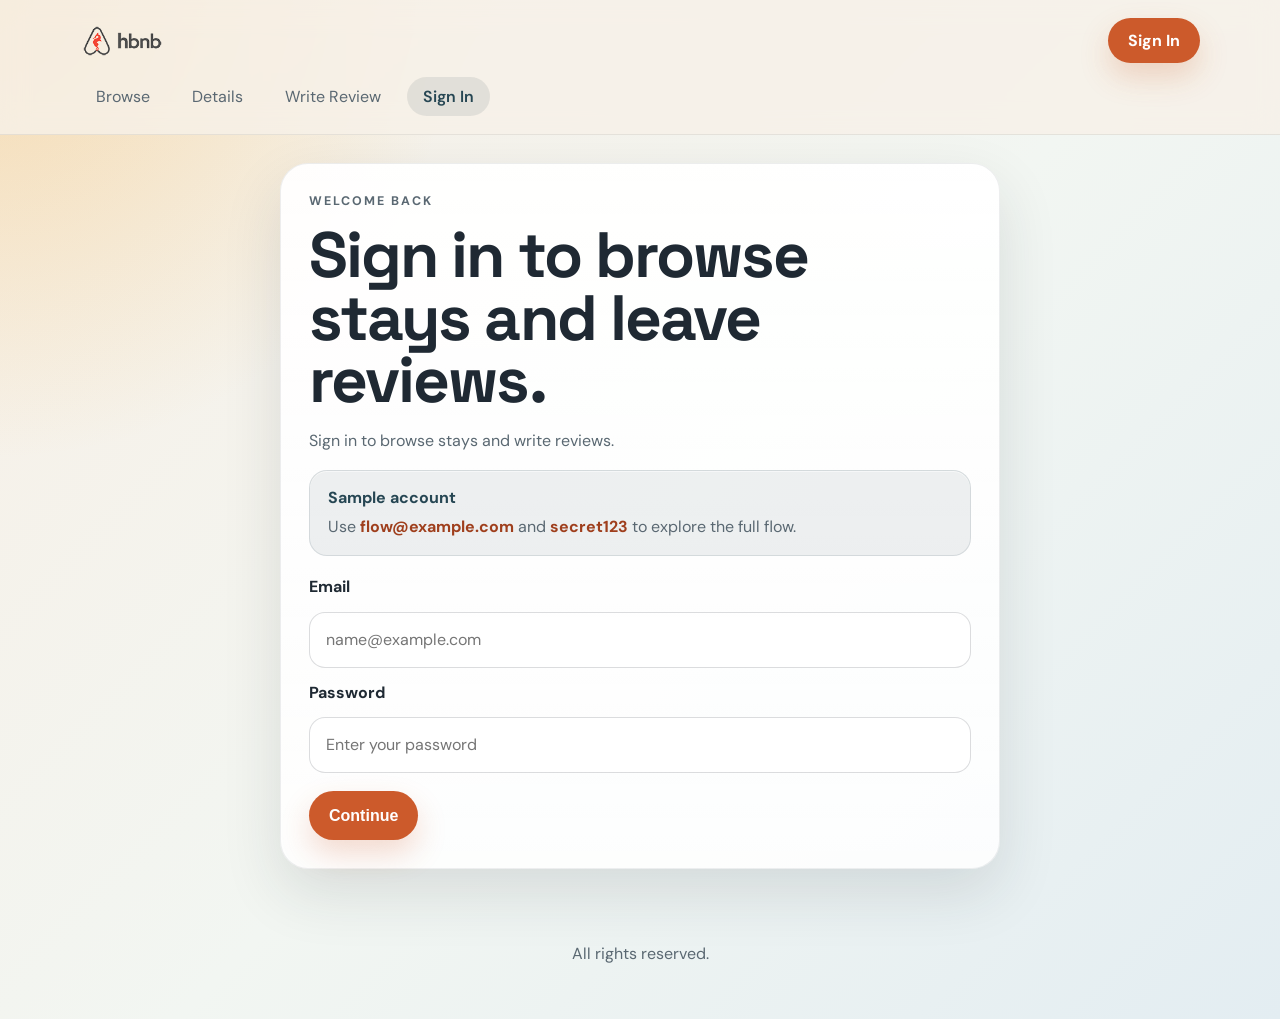
<file: part4/login.html>
<!DOCTYPE html>
<html lang="en">
<head>
    <meta charset="UTF-8">
    <meta name="viewport" content="width=device-width, initial-scale=1.0">
    <meta http-equiv="Cache-Control" content="no-cache, no-store, must-revalidate">
    <meta http-equiv="Pragma" content="no-cache">
    <meta http-equiv="Expires" content="0">
    <title>HBNB | Sign In</title>
    <meta name="api-base-url" content="http://127.0.0.1:5000/api/v1">
    <link rel="icon" type="image/png" href="icon.png">
    <link rel="preconnect" href="https://fonts.googleapis.com">
    <link rel="preconnect" href="https://fonts.gstatic.com" crossorigin>
    <link href="https://fonts.googleapis.com/css2?family=DM+Sans:wght@400;500;700&family=Space+Grotesk:wght@500;700&display=swap" rel="stylesheet">
    <link rel="stylesheet" href="styles.css">
</head>
<body>
    <header class="site-header">
        <div class="brand-bar">
            <a href="/index.html?v=20260331c" class="brand-link" aria-label="HBNB home page">
                <img src="logo.png" alt="HBNB logo" class="logo">
            </a>
            <div class="header-actions">
                <a href="/login.html?v=20260331c" class="login-button" id="login-button" aria-current="page">Sign In</a>
                <button type="button" class="login-button logout-button" id="logout-button" hidden>Log Out</button>
            </div>
        </div>
        <nav class="main-nav" aria-label="Primary navigation">
            <a href="/index.html?v=20260331c">Browse</a>
            <a href="/place.html?v=20260331c">Details</a>
            <a href="/add_review.html?v=20260331c">Write Review</a>
            <a href="/login.html?v=20260331c" id="login-link" aria-current="page">Sign In</a>
        </nav>
    </header>

    <main class="auth-layout">
        <section class="form-shell" aria-labelledby="login-heading">
            <p class="eyebrow">Welcome back</p>
            <h1 id="login-heading">Sign in to browse stays and leave reviews.</h1>
            <p class="supporting-copy" id="login-context">Sign in to continue.</p>
            <div class="helper-card" aria-label="Demo credentials">
                <strong>Sample account</strong>
                <p>Use <span>flow@example.com</span> and <span>secret123</span> to explore the full flow.</p>
            </div>
            <p id="login-feedback" class="form-feedback" role="alert" aria-live="polite" hidden></p>
            <form class="form" id="login-form" action="#" method="post" novalidate>
                <label for="email">Email</label>
                <input type="email" id="email" name="email" placeholder="name@example.com" required>

                <label for="password">Password</label>
                <input type="password" id="password" name="password" placeholder="Enter your password" required>

                <button type="submit" class="details-button submit-button" id="login-submit">Continue</button>
            </form>
        </section>
    </main>

    <footer class="site-footer">
        <p>All rights reserved.</p>
    </footer>
    <script src="scripts.js?v=20260331c"></script>
</body>
</html>
</file>
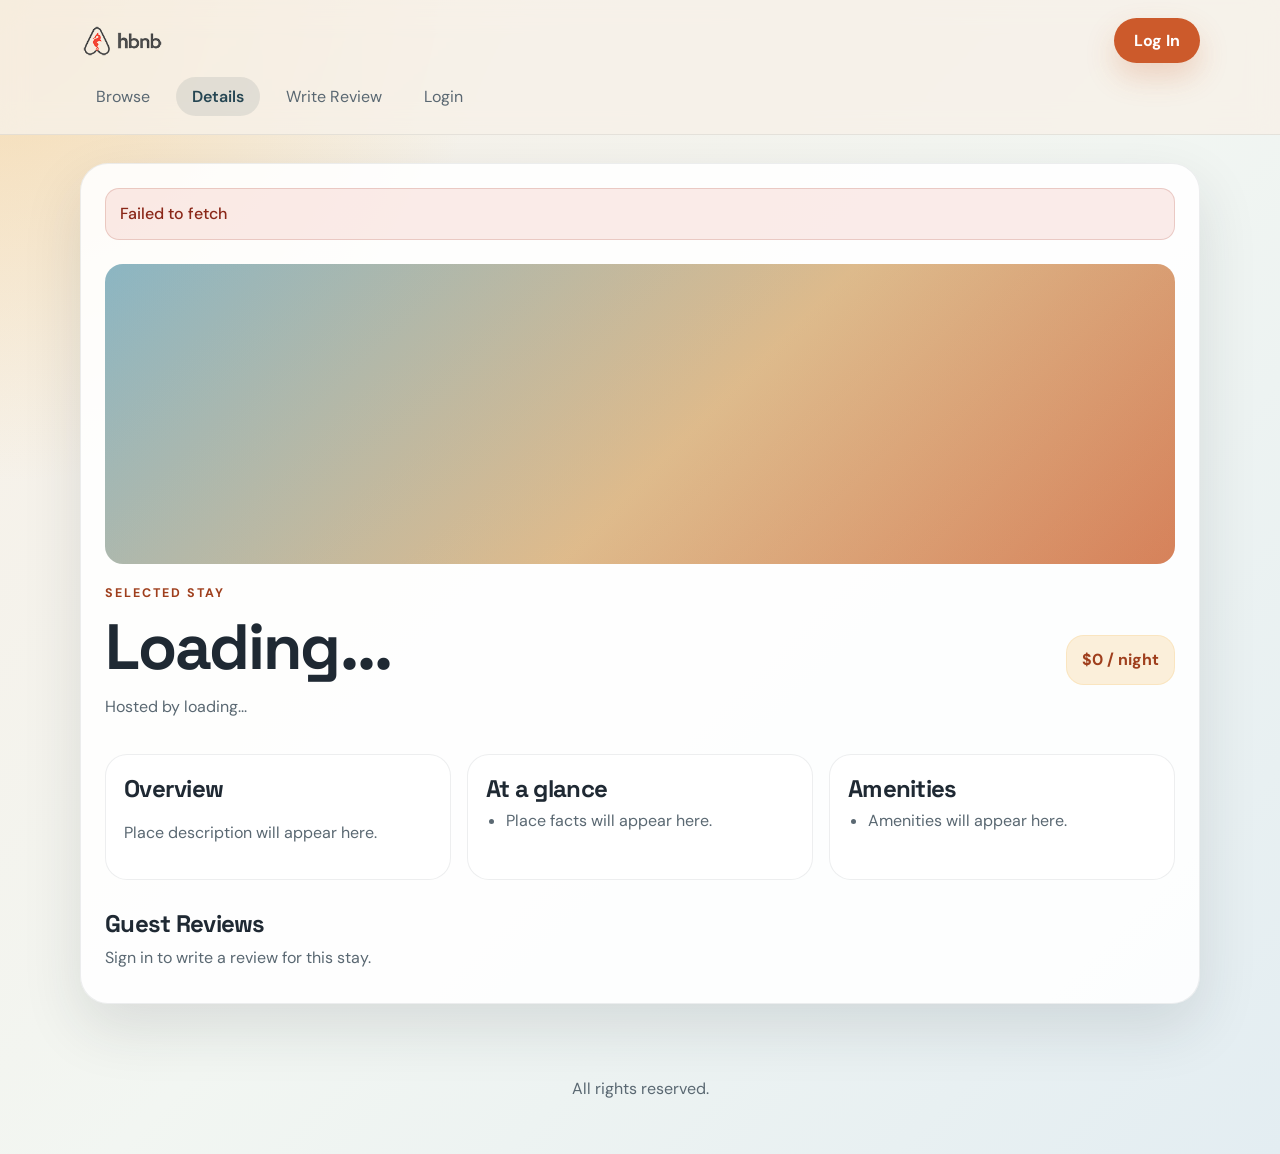
<file: part4/place.html>
<!DOCTYPE html>
<html lang="en">
<head>
    <meta charset="UTF-8">
    <meta name="viewport" content="width=device-width, initial-scale=1.0">
    <meta http-equiv="Cache-Control" content="no-cache, no-store, must-revalidate">
    <meta http-equiv="Pragma" content="no-cache">
    <meta http-equiv="Expires" content="0">
    <title>HBNB | Stay Details</title>
    <meta name="api-base-url" content="http://127.0.0.1:5000/api/v1">
    <link rel="icon" type="image/png" href="icon.png">
    <link rel="preconnect" href="https://fonts.googleapis.com">
    <link rel="preconnect" href="https://fonts.gstatic.com" crossorigin>
    <link href="https://fonts.googleapis.com/css2?family=DM+Sans:wght@400;500;700&family=Space+Grotesk:wght@500;700&display=swap" rel="stylesheet">
    <link rel="stylesheet" href="styles.css">
</head>
<body>
    <header class="site-header">
        <div class="brand-bar">
            <a href="/index.html?v=20260331c" class="brand-link" aria-label="HBNB home page">
                <img src="logo.png" alt="HBNB logo" class="logo">
            </a>
            <div class="header-actions">
                <a href="/login.html?v=20260331c" class="login-button" id="login-button">Log In</a>
                <button type="button" class="login-button logout-button" id="logout-button" hidden>Log Out</button>
            </div>
        </div>
        <nav class="main-nav" aria-label="Primary navigation">
            <a href="/index.html?v=20260331c">Browse</a>
            <a href="/place.html?v=20260331c" aria-current="page">Details</a>
            <a href="/add_review.html?v=20260331c">Write Review</a>
            <a href="/login.html?v=20260331c" id="login-link">Login</a>
        </nav>
    </header>

    <main>
        <article class="place-details" id="place-details">
            <p id="place-feedback" class="form-feedback" aria-live="polite">Loading place details...</p>
            <div class="place-hero media-loft" id="place-hero" aria-hidden="true"></div>
            <div class="place-header">
                <div>
                    <p class="eyebrow">Selected stay</p>
                    <h1 id="place-name">Loading...</h1>
                    <p class="host-line" id="place-host">Hosted by loading...</p>
                </div>
                <p class="price-badge" id="place-price">$0 / night</p>
            </div>

            <div class="place-info-grid">
                <section class="place-info">
                    <h2>Overview</h2>
                    <div id="place-description">
                        <p>Place description will appear here.</p>
                    </div>
                </section>

                <section class="place-info">
                    <h2>At a glance</h2>
                    <ul class="feature-list" id="place-facts">
                        <li>Place facts will appear here.</li>
                    </ul>
                </section>

                <section class="place-info">
                    <h2>Amenities</h2>
                    <ul class="feature-list" id="place-amenities">
                        <li>Amenities will appear here.</li>
                    </ul>
                </section>
            </div>

            <section class="reviews-section" aria-labelledby="reviews-heading">
                <div class="section-heading review-heading">
                    <div>
                        <h2 id="reviews-heading">Guest Reviews</h2>
                        <p class="supporting-copy compact-copy" id="review-access-note">Sign in to share your experience for this stay.</p>
                    </div>
                    <div id="add-review" hidden>
                        <a href="add_review.html" class="details-button" id="add-review-link">Write a Review</a>
                    </div>
                </div>

                <div class="reviews-grid" id="reviews-list"></div>
            </section>
        </article>
    </main>

    <footer class="site-footer">
        <p>All rights reserved.</p>
    </footer>
    <script src="scripts.js?v=20260331c"></script>
</body>
</html>
</file>
<file: part4/styles.css>
:root {
    --sand: #f7f1e8;
    --paper: rgba(255, 255, 255, 0.88);
    --paper-strong: rgba(255, 255, 255, 0.95);
    --ink: #1f2933;
    --muted: #5a6872;
    --line: #ddd;
    --accent: #cc5a2b;
    --accent-dark: #9f3f1d;
    --forest: #264653;
    --gold: #f0b44c;
    --shadow: 0 24px 60px rgba(31, 41, 51, 0.12);
    --shadow-soft: 0 16px 34px rgba(31, 41, 51, 0.08);
}

* {
    box-sizing: border-box;
}

html {
    scroll-behavior: smooth;
}

@keyframes fadeInUp {
    from {
        opacity: 0;
        transform: translateY(16px);
    }
    to {
        opacity: 1;
        transform: translateY(0);
    }
}

body {
    margin: 0;
    min-height: 100vh;
    font-family: "DM Sans", sans-serif;
    color: var(--ink);
    background:
        radial-gradient(circle at top left, rgba(240, 180, 76, 0.35), transparent 28%),
        linear-gradient(135deg, #f8efe5 0%, #f2f6f2 52%, #e3edf2 100%);
    -webkit-font-smoothing: antialiased;
    -moz-osx-font-smoothing: grayscale;
}

a {
    color: inherit;
    text-decoration: none;
}

img {
    display: block;
    max-width: 100%;
}

main {
    width: min(1120px, calc(100% - 32px));
    margin: 0 auto;
    padding: 28px 0 56px;
}

h1,
h2,
h3 {
    margin-top: 0;
    font-family: "Space Grotesk", sans-serif;
    letter-spacing: -0.03em;
}

p,
li,
label,
input,
select,
textarea,
button {
    font-size: 1rem;
    line-height: 1.6;
}

.site-header {
    position: sticky;
    top: 0;
    z-index: 10;
    backdrop-filter: blur(14px);
    background: rgba(247, 241, 232, 0.82);
    border-bottom: 1px solid rgba(31, 41, 51, 0.08);
}

.brand-bar,
.main-nav,
.site-footer {
    width: min(1120px, calc(100% - 32px));
    margin: 0 auto;
}

.brand-bar {
    display: flex;
    align-items: center;
    justify-content: space-between;
    gap: 16px;
    padding: 18px 0 14px;
}

.brand-link {
    display: inline-flex;
    align-items: center;
    gap: 12px;
}

.header-actions {
    display: inline-flex;
    align-items: center;
    gap: 12px;
}

.logo {
    height: 36px;
    width: auto;
}

.brand-name {
    font-family: "Space Grotesk", sans-serif;
    font-size: 1.2rem;
    font-weight: 700;
    letter-spacing: 0.08em;
}

.main-nav {
    display: flex;
    flex-wrap: wrap;
    gap: 10px;
    padding: 0 0 18px;
}

.main-nav a,
.login-button,
.details-button {
    border-radius: 999px;
    transition: transform 0.2s ease, background-color 0.2s ease, color 0.2s ease, box-shadow 0.2s ease;
}

.main-nav a {
    padding: 9px 16px;
    color: var(--muted);
    transition: color 0.25s ease, background 0.25s ease, transform 0.2s ease;
}

.main-nav a[hidden] {
    display: none;
}

.main-nav a:hover {
    color: var(--forest);
    background: rgba(38, 70, 83, 0.08);
    transform: translateY(-1px);
}

.main-nav a[aria-current="page"] {
    color: var(--forest);
    background: rgba(38, 70, 83, 0.10);
    font-weight: 600;
}

.main-nav a:focus-visible,
.login-button:focus-visible,
.details-button:focus-visible,
.submit-button:focus-visible {
    outline: 2px solid rgba(204, 90, 43, 0.3);
    outline-offset: 2px;
}

.login-button,
.details-button,
.submit-button {
    display: inline-flex;
    align-items: center;
    justify-content: center;
    padding: 12px 20px;
    border: 0;
    cursor: pointer;
    background: var(--accent);
    color: #fff;
    font-weight: 700;
    box-shadow: 0 14px 30px rgba(204, 90, 43, 0.22);
}

.login-button[hidden],
.logout-button[hidden] {
    display: none;
}

.logout-button {
    background: var(--forest);
    box-shadow: 0 14px 30px rgba(38, 70, 83, 0.2);
}

.login-button:hover,
.details-button:hover,
.submit-button:hover {
    transform: translateY(-1px);
    background: var(--accent-dark);
    box-shadow: 0 18px 34px rgba(204, 90, 43, 0.24);
}

.logout-button:hover {
    background: #1e3440;
}

.hero-section,
.section-shell,
.form-shell,
.add-review,
.place-details {
    background: var(--paper);
    border: 1px solid rgba(31, 41, 51, 0.08);
    border-radius: 28px;
    box-shadow: var(--shadow);
}

.hero-section {
    display: grid;
    grid-template-columns: 1.7fr 1fr;
    gap: 20px;
    padding: 28px;
    margin-bottom: 22px;
    overflow: hidden;
    animation: fadeInUp 0.6s ease both;
}

.hero-section h1,
.place-header h1,
.form-shell h1,
.add-review h1 {
    font-size: clamp(2.3rem, 5vw, 4.4rem);
    line-height: 0.98;
    margin-bottom: 16px;
}

.eyebrow {
    margin: 0 0 12px;
    text-transform: uppercase;
    letter-spacing: 0.16em;
    color: var(--accent-dark);
    font-size: 0.78rem;
    font-weight: 700;
}

.hero-copy,
.supporting-copy,
.host-line,
.review-meta,
.section-heading p,
.card-content p,
.place-info p,
.feature-list,
.form-shell p,
.add-review p {
    color: var(--muted);
}

.hero-panel {
    display: grid;
    gap: 14px;
    align-content: center;
    padding: 24px;
    border-radius: 24px;
    background: linear-gradient(160deg, var(--forest), #1e3440);
    color: #fefcf8;
}

.hero-panel p {
    margin: 0;
    padding: 14px 16px;
    border-radius: 18px;
    background: rgba(255, 255, 255, 0.1);
    transition: background 0.3s ease, transform 0.3s ease;
}

.hero-panel p:hover {
    background: rgba(255, 255, 255, 0.18);
    transform: translateX(4px);
}

.section-shell {
    padding: 24px;
}

.section-heading,
.place-header,
.review-heading {
    display: flex;
    align-items: center;
    justify-content: space-between;
    gap: 16px;
}

.section-heading {
    margin-bottom: 8px;
}

.places-grid,
.reviews-grid,
.place-info-grid {
    display: grid;
    gap: 16px;
}

.places-grid {
    grid-template-columns: repeat(auto-fit, minmax(240px, 1fr));
}

.place-card,
.review-card {
    margin: 0;
    padding: 12px;
    border: 1px solid rgba(31, 41, 51, 0.1);
    border-radius: 18px;
    background: var(--paper-strong);
    box-shadow: var(--shadow-soft);
}

.place-card {
    display: flex;
    flex-direction: column;
    overflow: hidden;
    min-height: 100%;
    transition: transform 0.3s cubic-bezier(0.25, 0.46, 0.45, 0.94), box-shadow 0.3s ease;
    animation: fadeInUp 0.5s ease both;
}

.place-card:hover {
    transform: translateY(-6px);
    box-shadow: 0 24px 48px rgba(31, 41, 51, 0.14);
}

.review-card {
    padding: 18px;
    transition: transform 0.3s ease, box-shadow 0.3s ease;
    animation: fadeInUp 0.5s ease both;
}

.review-card:hover {
    transform: translateY(-3px);
    box-shadow: 0 16px 36px rgba(31, 41, 51, 0.12);
}

.place-card.is-hidden {
    display: none;
}

.card-media,
.place-hero {
    border-radius: 18px;
    background-size: cover;
    background-position: center;
}

.card-media {
    min-height: 180px;
    box-shadow: inset 0 -40px 80px rgba(31, 41, 51, 0.06);
    overflow: hidden;
    position: relative;
}

.card-image {
    width: 100%;
    height: 100%;
    min-height: 180px;
    object-fit: cover;
    display: block;
    border-radius: 18px;
    transition: transform 0.4s cubic-bezier(0.25, 0.46, 0.45, 0.94);
}

.place-card:hover .card-image {
    transform: scale(1.05);
}

.card-media-placeholder {
    width: 100%;
    min-height: 180px;
    background-image: linear-gradient(140deg, rgba(38, 70, 83, 0.22), rgba(204, 90, 43, 0.16)), linear-gradient(135deg, #a8d5e2 0%, #f6d39d 55%, #d88963 100%);
    border-radius: 18px;
}

.card-content {
    display: grid;
    gap: 10px;
    padding: 16px 8px 8px;
}

.card-content h3 {
    margin-bottom: 0;
    font-size: 1.22rem;
}

.card-content > p:last-of-type {
    margin: 0;
}

.card-content p {
    margin: 0;
}

.card-meta {
    display: flex;
    flex-wrap: wrap;
    gap: 8px 12px;
    color: var(--muted);
    font-size: 0.92rem;
}

.card-actions {
    margin-top: auto;
    padding-top: 6px;
}

.price-tag,
.price-badge {
    font-weight: 700;
    color: var(--accent-dark);
}

.price-tag {
    margin: 0;
    font-size: 1.02rem;
}

.place-details {
    padding: 24px;
}

.place-details .form-feedback {
    margin-bottom: 24px;
}

.place-hero {
    min-height: 300px;
    margin-bottom: 20px;
    overflow: hidden;
    position: relative;
}

.hero-image {
    width: 100%;
    height: 100%;
    min-height: 300px;
    max-height: 400px;
    object-fit: cover;
    display: block;
    border-radius: 18px;
    transition: transform 0.6s cubic-bezier(0.25, 0.46, 0.45, 0.94);
}

.place-hero:hover .hero-image {
    transform: scale(1.03);
}

.place-header {
    margin-bottom: 18px;
}

.price-badge {
    padding: 12px 16px;
    border-radius: 18px;
    background: rgba(240, 180, 76, 0.2);
    white-space: nowrap;
    box-shadow: inset 0 0 0 1px rgba(240, 180, 76, 0.18);
    transition: transform 0.3s ease;
}

.price-badge:hover {
    transform: scale(1.05);
}

.place-info-grid {
    grid-template-columns: repeat(auto-fit, minmax(220px, 1fr));
    margin-bottom: 22px;
}

.place-info {
    padding: 18px;
    border-radius: 22px;
    background: rgba(255, 255, 255, 0.78);
    border: 1px solid rgba(31, 41, 51, 0.08);
    box-shadow: inset 0 1px 0 rgba(255, 255, 255, 0.4);
    transition: transform 0.3s ease, box-shadow 0.3s ease;
}

.place-info:hover {
    transform: translateY(-3px);
    box-shadow: 0 12px 28px rgba(31, 41, 51, 0.08);
}

.feature-list {
    margin: 0;
    padding-left: 20px;
}

.feature-list li + li {
    margin-top: 6px;
}

.feature-list.is-empty,
.reviews-grid.is-empty {
    color: var(--muted);
}

.detail-stack {
    display: grid;
    gap: 12px;
}

.detail-stack p {
    margin: 0;
}

.review-card h3 {
    margin-bottom: 8px;
}

.reviews-section {
    padding-top: 6px;
}

.reviews-grid.is-empty {
    padding: 20px;
    border-radius: 18px;
    background: rgba(255, 255, 255, 0.7);
    border: 1px solid rgba(31, 41, 51, 0.08);
    box-shadow: inset 0 1px 0 rgba(255, 255, 255, 0.4);
}

.auth-layout,
.review-layout {
    display: grid;
    place-items: center;
    min-height: calc(100vh - 225px);
}

.form-shell,
.add-review {
    width: min(720px, 100%);
    padding: 28px;
}

.form-shell,
.add-review {
    background: linear-gradient(180deg, rgba(255, 255, 255, 0.94), rgba(255, 255, 255, 0.86));
    animation: fadeInUp 0.5s ease both;
}

.form {
    display: grid;
    gap: 12px;
}

.form-feedback {
    margin: 0 0 16px;
    padding: 12px 14px;
    border-radius: 14px;
    border: 1px solid transparent;
    font-weight: 500;
}

.form-feedback.is-error {
    border-color: rgba(163, 45, 31, 0.18);
    background: rgba(214, 72, 48, 0.1);
    color: #8a2718;
}

.form-feedback.is-success {
    border-color: rgba(40, 110, 78, 0.18);
    background: rgba(60, 140, 102, 0.1);
    color: #215f45;
}

.filter-panel {
    display: inline-flex;
    align-items: center;
    gap: 12px;
    padding: 12px 16px;
    border-radius: 18px;
    background: rgba(255, 255, 255, 0.78);
    border: 1px solid rgba(31, 41, 51, 0.08);
}

.filter-panel label {
    font-weight: 700;
}

.filter-panel select {
    min-width: 90px;
    padding: 10px 14px;
    border: 1px solid rgba(31, 41, 51, 0.16);
    border-radius: 14px;
    background: #fff;
    color: var(--ink);
    font-family: inherit;
}

.filter-panel select:focus {
    outline: 2px solid rgba(204, 90, 43, 0.24);
    border-color: var(--accent);
}

.is-authenticated {
    display: none;
}

.form label {
    font-weight: 700;
}

.form input,
.form select,
.form textarea {
    width: 100%;
    padding: 14px 16px;
    border: 1px solid rgba(31, 41, 51, 0.16);
    border-radius: 16px;
    background: rgba(255, 255, 255, 0.9);
    color: var(--ink);
    font-family: inherit;
    transition: border-color 0.2s ease, box-shadow 0.2s ease, background-color 0.2s ease;
}

.form textarea {
    resize: vertical;
}

.form input:focus,
.form select:focus,
.form textarea:focus {
    outline: 2px solid rgba(204, 90, 43, 0.24);
    border-color: var(--accent);
    box-shadow: 0 0 0 4px rgba(204, 90, 43, 0.08);
}

.submit-button {
    justify-self: start;
    margin-top: 6px;
}

.submit-button[disabled] {
    cursor: wait;
    opacity: 0.72;
    transform: none;
    box-shadow: none;
}

.site-footer {
    padding: 0 0 36px;
    color: var(--muted);
    text-align: center;
}

.media-loft {
    background-image: linear-gradient(140deg, rgba(38, 70, 83, 0.22), rgba(204, 90, 43, 0.16)), linear-gradient(135deg, #a8d5e2 0%, #f6d39d 55%, #d88963 100%);
}

.media-courtyard {
    background-image: linear-gradient(140deg, rgba(38, 70, 83, 0.12), rgba(204, 90, 43, 0.1)), linear-gradient(135deg, #b8d8ba 0%, #f0edcc 50%, #d6a184 100%);
}

.media-cliff {
    background-image: linear-gradient(140deg, rgba(38, 70, 83, 0.28), rgba(204, 90, 43, 0.1)), linear-gradient(135deg, #7db7c8 0%, #d9ebf2 45%, #f2c572 100%);
}

.helper-card,
.helper-note,
.compact-copy {
    color: var(--muted);
}

.helper-card {
    margin: 0 0 18px;
    padding: 16px 18px;
    border-radius: 18px;
    background: rgba(38, 70, 83, 0.08);
    border: 1px solid rgba(38, 70, 83, 0.12);
    box-shadow: inset 0 1px 0 rgba(255, 255, 255, 0.5);
}

.helper-card strong {
    display: block;
    margin-bottom: 6px;
    color: var(--forest);
}

.helper-card p,
.helper-note,
.compact-copy {
    margin: 0;
}

.helper-card span {
    font-weight: 700;
    color: var(--accent-dark);
}

.helper-note {
    margin: 0 0 18px;
}

.compact-copy {
    margin-top: 6px;
}

.section-heading h2,
.place-info h2,
.reviews-section h2 {
    margin-bottom: 4px;
}

.section-heading p,
.hero-copy,
.supporting-copy,
.helper-note,
.compact-copy {
    max-width: 60ch;
}

.details-button,
.submit-button,
.login-button {
    min-height: 44px;
    transition: transform 0.25s cubic-bezier(0.25, 0.46, 0.45, 0.94), background-color 0.25s ease, box-shadow 0.3s ease;
}

.details-button:active,
.submit-button:active,
.login-button:active {
    transform: translateY(0) scale(0.97);
}

@media (max-width: 780px) {
    .hero-section,
    .section-heading,
    .place-header,
    .review-heading {
        grid-template-columns: 1fr;
        flex-direction: column;
        align-items: flex-start;
    }

    .hero-section {
        padding: 22px;
    }

    .place-card,
    .review-card {
        margin: 0;
    }

    .brand-bar {
        align-items: flex-start;
        flex-direction: column;
    }

    .header-actions {
        width: 100%;
    }

    .main-nav {
        gap: 8px;
        padding-bottom: 14px;
    }

    .main-nav a,
    .login-button,
    .details-button,
    .submit-button {
        width: 100%;
        justify-content: center;
    }

    .filter-panel {
        width: 100%;
        justify-content: space-between;
    }

    .form-shell,
    .add-review,
    .place-details,
    .section-shell {
        padding: 22px;
    }

    .card-content {
        padding: 14px 4px 4px;
    }

}
</file>
